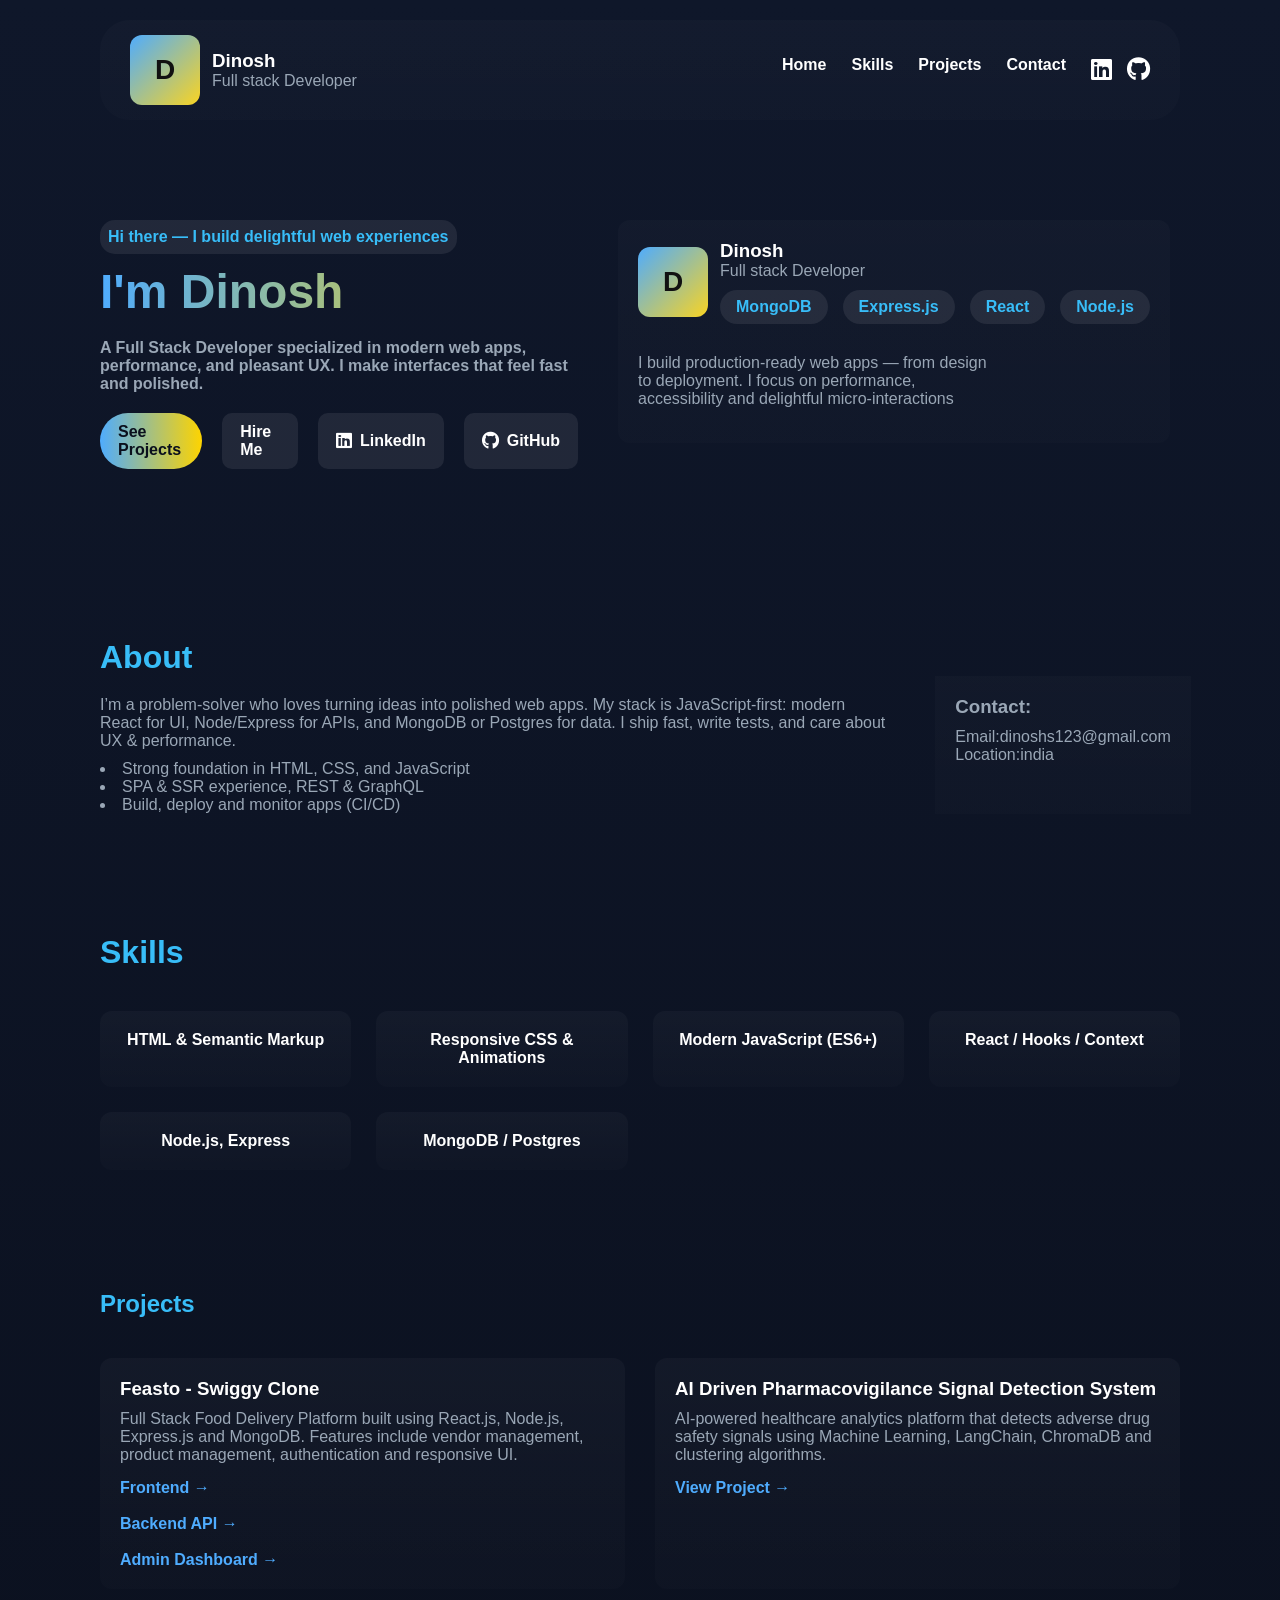
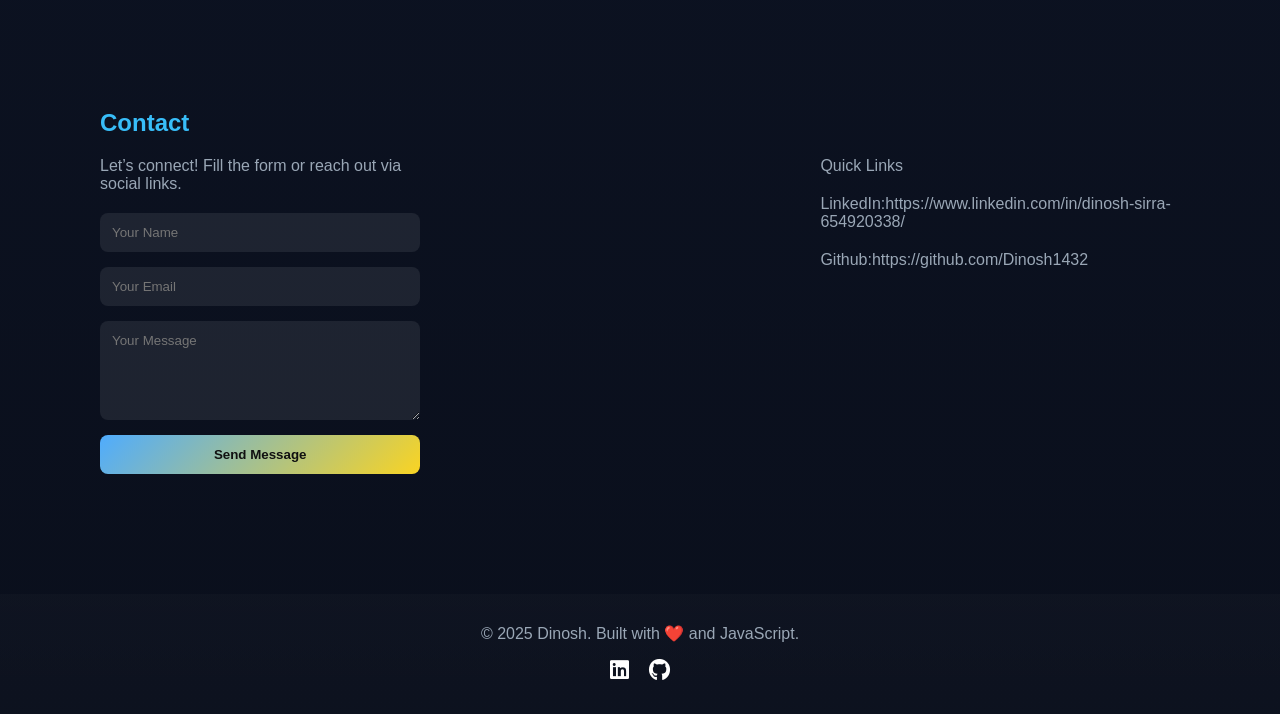
<file: index.html>
<!DOCTYPE html>
<html lang="en">
<head>
  <meta charset="UTF-8" />
  <meta name="viewport" content="width=device-width, initial-scale=1.0" />
  <link rel="stylesheet" href="style.css" />
  <link rel="stylesheet" href="https://cdnjs.cloudflare.com/ajax/libs/font-awesome/6.5.0/css/all.min.css">

  <title>Navbar Example</title>
</head>
<body>
  <header class="header-section">

    <!-- Profile on the right -->
     <div class="profile-container">
      <div class="profile-logo">
        <p >D</p>
      </div>
      <div>
      <h3>Dinosh</h3>
      <p style="color: #9aa7b6;">Full stack Developer</p>
      </div>
    </div>
    <!-- Links on the left -->
    <div class="links-section">
      <a href="#home">Home</a>
      <a href="#skills">Skills</a>
      <a href="#projects">Projects</a>
      <a href="#contact">Contact</a>
      <div class="social-icons">
        <a href="https://www.linkedin.com/in/dinosh-sirra-654920338/" target="_blank">
        <i class="fab fa-linkedin"></i>
        </a>
        <a href="//github.com/Dinosh1432" target="_blank">
        <i class="fab fa-github"></i>
        </a>
      </div>
    </div>
  </header>
  <div class="intro-section">
    <div class="intro-1">
      <p class="intro-1-content">Hi there — I build delightful web experiences</p>
      <h1 id="animated-name"></h1>
      <p class="intro-1-content2">A Full Stack Developer specialized in modern web apps,<br> performance, and pleasant UX. I make interfaces that feel fast<br> and polished.</p>
      <div class="intro-links">
      <a href="#projects" style="background: linear-gradient(to right, #4facfe,#fed400); color:#0a0f1c;border-radius:100px">See Projects</a>
      <a href="#">Hire Me</a>
      <a href="https://www.linkedin.com/in/dinosh-sirra-654920338/" target="_blank">
        <i class="fab fa-linkedin"></i> LinkedIn
      </a>
      <a href="//github.com/Dinosh1432" target="_blank">
        <i class="fab fa-github"></i> GitHub
      </a>
    </div>
    </div>
    <div class="intro-2">
        <div class="profile-container">
        <div class="profile-logo">
        D
        </div>
        <div class="profile">
        <h3>Dinosh</h3>
        <p>Full stack Developer</p>
          <ul>
          <a>MongoDB</a>
          <a>Express.js</a>
          <a>React</a>
          <a>Node.js</a>  
          </ul>  
          </div>
        </div>
        <p class="intro-2-content">
          I build production-ready web apps — from design<br> to deployment. I focus on performance,<br> accessibility and delightful micro-interactions
        </p>
        <ul>
          
        </ul>
    </div>

  </div>

  <div class="about">
    <h1>About</h1>
    <div class="about-container">
      <div class="about-content">
        <p>I’m a problem-solver who loves turning ideas into polished web apps. My stack is JavaScript-first: modern <br>React for UI, Node/Express for APIs, and MongoDB or Postgres for data. I ship fast, write tests, and care about<br> UX & performance.</p>
          <ul style="margin-top:10px">
          <li>Strong foundation in HTML, CSS, and JavaScript</li>
          <li>SPA & SSR experience, REST & GraphQL</li>
          <li>Build, deploy and monitor apps (CI/CD)</li>
        </ul>
      </div>
      <div class="about-adress">
        <h3>Contact:</h3>
        <p>Email:dinoshs123@gmail.com</p>
        <p>Location:india</p>
      </div>

    </div>

  </div>

<section id="skills">

    <div class="section-title">Skills</div>
    <div class="grid skills-grid reveal">
    <div class="skill-box">HTML & Semantic Markup</div>
    <div class="skill-box">Responsive CSS & Animations</div>
    <div class="skill-box">Modern JavaScript (ES6+)</div>
    <div class="skill-box">React / Hooks / Context</div>
    <div class="skill-box">Node.js, Express</div>
    <div class="skill-box">MongoDB / Postgres</div>
    </div>
 
    
</section>


<!-- PROJECTS SECTION -->
<section id="projects" class="projects">
  <h1>Projects</h1>

  <div class="projects-grid">

    <!-- Feasto -->
    <div class="project-card">
      <h3>Feasto - Swiggy Clone</h3>

      <p>
        Full Stack Food Delivery Platform built using React.js,
        Node.js, Express.js and MongoDB. Features include vendor
        management, product management, authentication and
        responsive UI.
      </p>

      <div style="margin-top:15px;">
        <a href="https://github.com/Dinosh1432/Feasto_UI" target="_blank">
          Frontend →
        </a>
        <br><br>

        <a href="https://github.com/Dinosh1432/React_Backend" target="_blank">
          Backend API →
        </a>
        <br><br>

        <a href="https://github.com/Dinosh1432/React_backend_dashboard" target="_blank">
          Admin Dashboard →
        </a>
      </div>
    </div>

    <!-- Pharma Project -->
    <div class="project-card">
      <h3>AI Driven Pharmacovigilance Signal Detection System</h3>

      <p>
        AI-powered healthcare analytics platform that detects
        adverse drug safety signals using Machine Learning,
        LangChain, ChromaDB and clustering algorithms.
      </p>

      <div style="margin-top:15px;">
        <a href="https://github.com/Dinosh1432/TEAM-81" target="_blank">
          View Project →
        </a>
      </div>
    </div>

  </div>
</section>

<!-- CONTACT SECTION -->
 
<section id="contact" class="contact">
  <h1>Contact</h1>
  <div class="contact-container">
  <div>
  <p>Let’s connect! Fill the form or reach out via social links.</p>
  <form id="contactForm">
  <input
    type="text"
    name="name"
    placeholder="Your Name"
    required
  />

  <input
    type="email"
    name="email"
    placeholder="Your Email"
    required
  />

  <textarea
    name="message"
    rows="5"
    placeholder="Your Message"
    required
  ></textarea>

  <button type="submit">Send Message</button>
</form>
<div id="successMessage" class="success-message">
  ✅ Message Sent Successfully!
</div>
<script>
document
  .getElementById("contactForm")
  .addEventListener("submit", async function (e) {
    e.preventDefault();

    const formData = {
      name: this.name.value,
      email: this.email.value,
      message: this.message.value,
    };

    const response = await fetch(
      "https://backend-portfolio-1-s7fj.onrender.com/send-mail",
      {
        method: "POST",
        headers: {
          "Content-Type": "application/json",
        },
        body: JSON.stringify(formData),
      }
    );

    const data = await response.json();

    if (data.success) {
     const successMsg = document.getElementById("successMessage");

successMsg.classList.add("show");

setTimeout(() => {
  successMsg.classList.remove("show");
}, 3000);

this.reset();
    } else {
      alert("Failed to send message");
    }
  });
</script>
  </div>
  <div>
    <p>Quick Links</p>
    <p>LinkedIn:https://www.linkedin.com/in/dinosh-sirra-654920338/</p>
    <p>Github:https://github.com/Dinosh1432</p>
  </div>
  </div>

</section>

<!-- FOOTER -->
<footer class="footer">
  <p>© 2025 Dinosh. Built with ❤️ and JavaScript.</p>
  <div class="footer-icons">
    <a href="https://www.linkedin.com/in/yourusername" target="_blank"><i class="fab fa-linkedin"></i></a>
    <a href="https://github.com/yourusername" target="_blank"><i class="fab fa-github"></i></a>
  </div>
</footer>



<script src="index.js"></script>

</body>
</html>
</file>
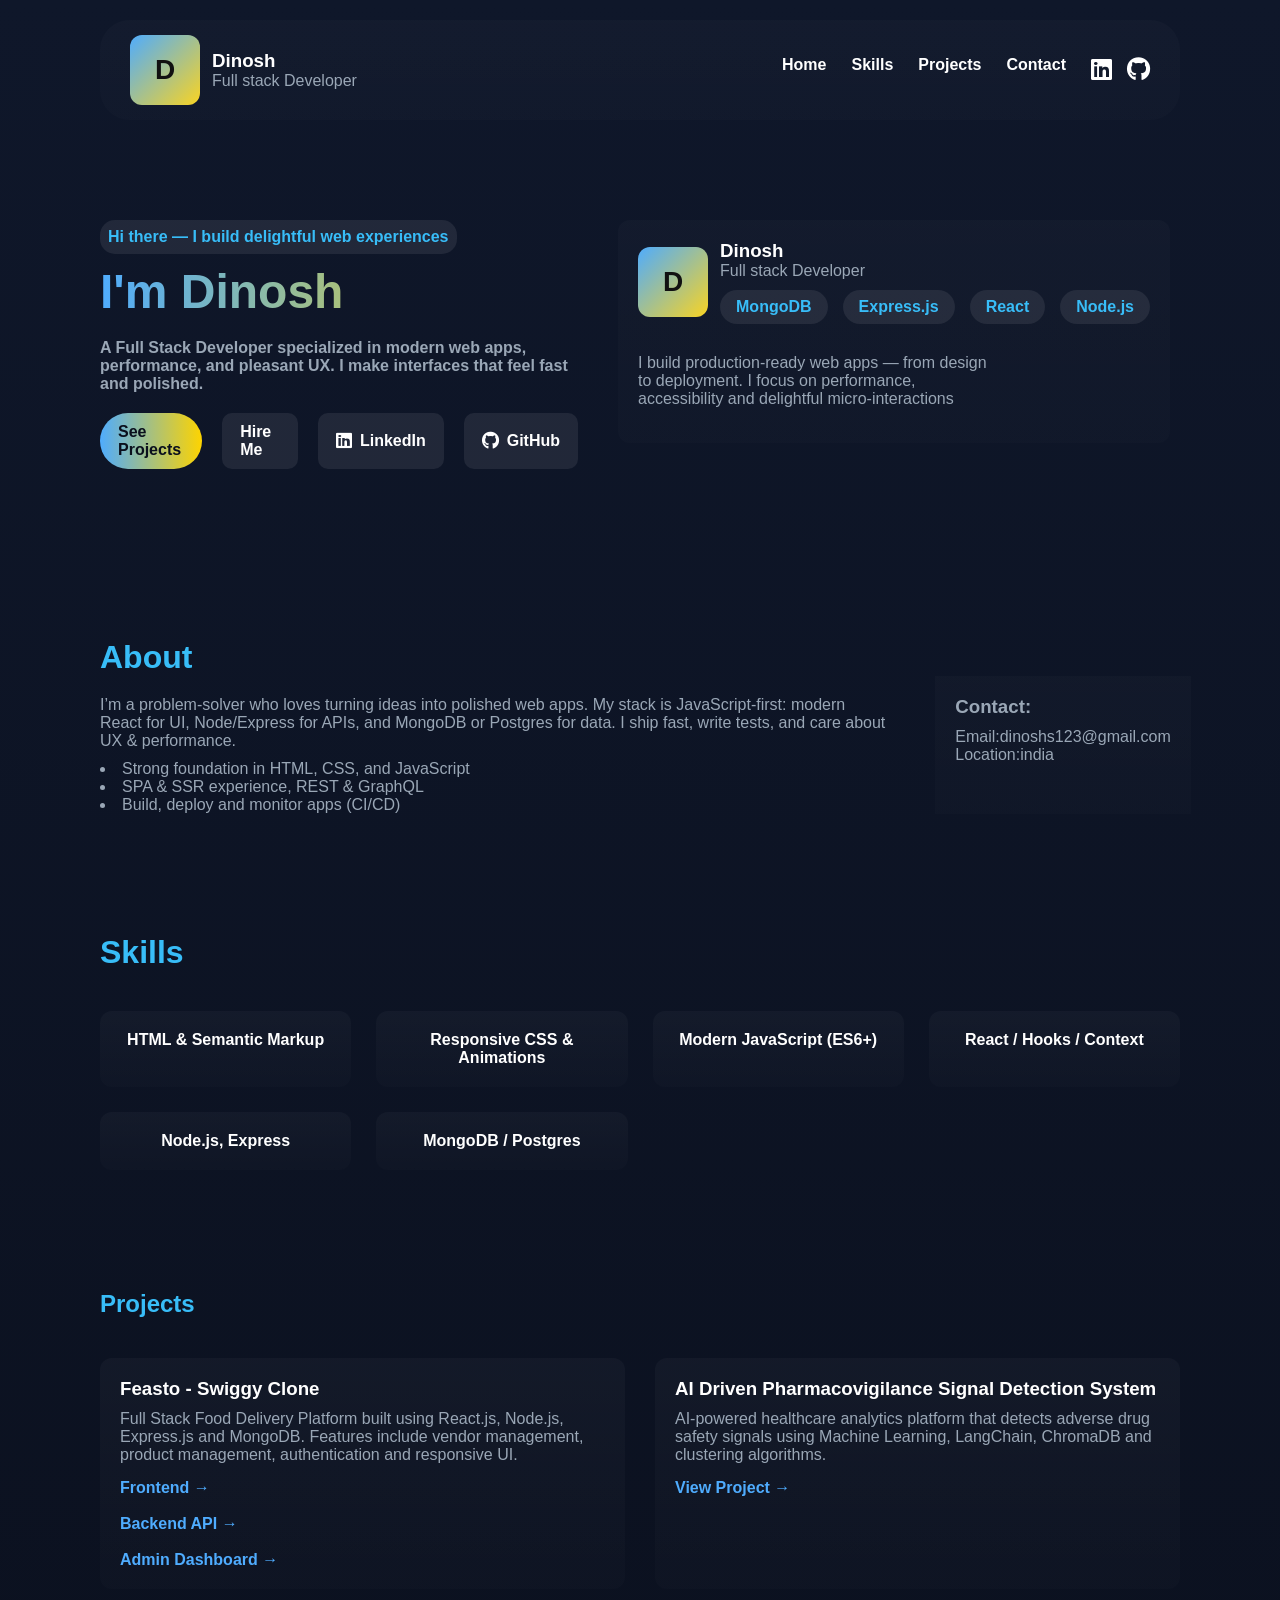
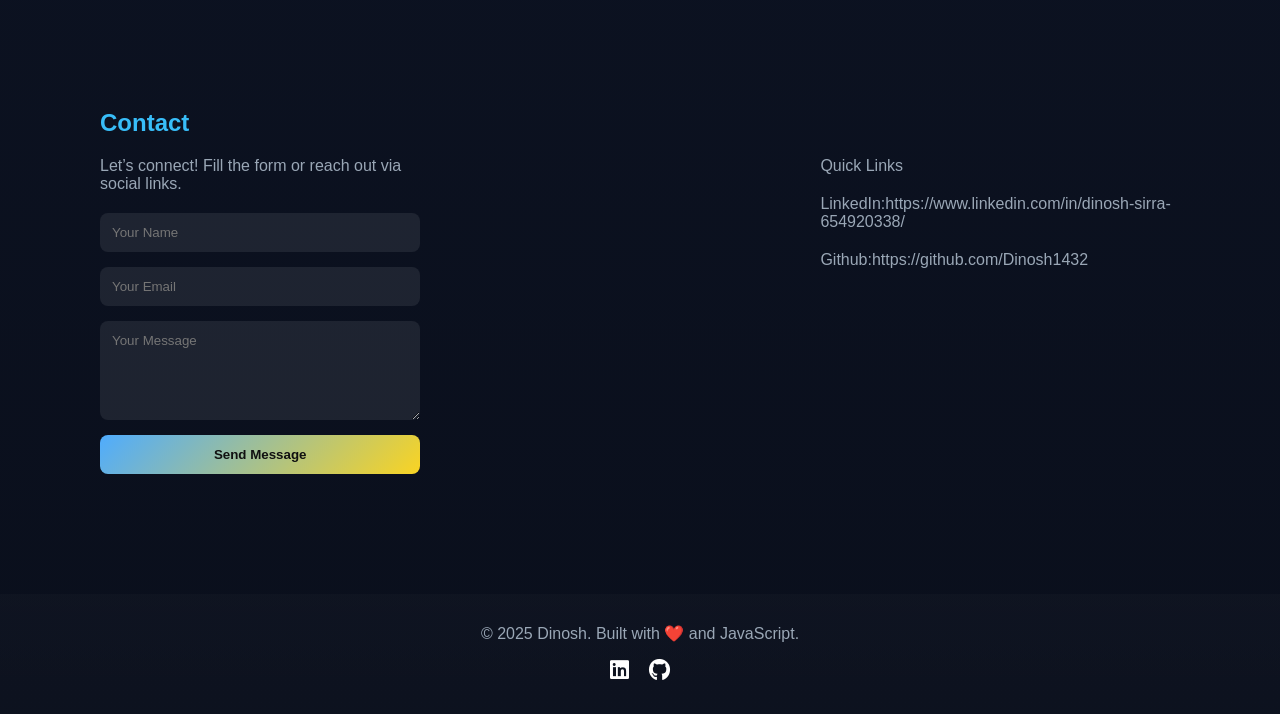
<file: index3.html>
<!DOCTYPE html>
<html lang="en">
<head>
  <meta charset="UTF-8" />
  <meta name="viewport" content="width=device-width, initial-scale=1.0" />
  <link rel="stylesheet" href="style.css" />
  <link rel="stylesheet" href="https://cdnjs.cloudflare.com/ajax/libs/font-awesome/6.5.0/css/all.min.css">

  <title>Navbar Example</title>
</head>
<body>
  <header class="header-section">

    <!-- Profile on the right -->
     <div class="profile-container">
      <div class="profile-logo">
        <p >D</p>
      </div>
      <div>
      <h3>Dinosh</h3>
      <p style="color: #9aa7b6;">Full stack Developer</p>
      </div>
    </div>
    <!-- Links on the left -->
    <div class="links-section">
      <a href="#home">Home</a>
      <a href="#skills">Skills</a>
      <a href="#projects">Projects</a>
      <a href="#contact">Contact</a>
      <div class="social-icons">
        <a href="https://www.linkedin.com/in/dinosh-sirra-654920338/" target="_blank">
        <i class="fab fa-linkedin"></i>
        </a>
        <a href="//github.com/Dinosh1432" target="_blank">
        <i class="fab fa-github"></i>
        </a>
      </div>
    </div>
  </header>
  <div class="intro-section">
    <div class="intro-1">
      <p class="intro-1-content">Hi there — I build delightful web experiences</p>
      <h1 id="animated-name"></h1>
      <p class="intro-1-content2">A Full Stack Developer specialized in modern web apps,<br> performance, and pleasant UX. I make interfaces that feel fast<br> and polished.</p>
      <div class="intro-links">
      <a href="#projects" style="background: linear-gradient(to right, #4facfe,#fed400); color:#0a0f1c;border-radius:100px">See Projects</a>
      <a href="#">Hire Me</a>
      <a href="https://www.linkedin.com/in/yourusername" target="_blank">
        <i class="fab fa-linkedin"></i> LinkedIn
      </a>
      <a href="https://github.com/yourusername" target="_blank">
        <i class="fab fa-github"></i> GitHub
      </a>
    </div>
    </div>
    <div class="intro-2">
        <div class="profile-container">
        <div class="profile-logo">
        D
        </div>
        <div class="profile">
        <h3>Dinosh</h3>
        <p>Full stack Developer</p>
          <ul>
          <a>MongoDB</a>
          <a>Express.js</a>
          <a>React</a>
          <a>Node.js</a>  
          </ul>  
          </div>
        </div>
        <p class="intro-2-content">
          I build production-ready web apps — from design<br> to deployment. I focus on performance,<br> accessibility and delightful micro-interactions
        </p>
        <ul>
          
        </ul>
    </div>

  </div>

  <div class="about">
    <h1>About</h1>
    <div class="about-container">
      <div class="about-content">
        <p>I’m a problem-solver who loves turning ideas into polished web apps. My stack is JavaScript-first: modern <br>React for UI, Node/Express for APIs, and MongoDB or Postgres for data. I ship fast, write tests, and care about<br> UX & performance.</p>
          <ul style="margin-top:10px">
          <li>Strong foundation in HTML, CSS, and JavaScript</li>
          <li>SPA & SSR experience, REST & GraphQL</li>
          <li>Build, deploy and monitor apps (CI/CD)</li>
        </ul>
      </div>
      <div class="about-adress">
        <h3>Contact:</h3>
        <p>Email:dinoshs123@gmail.com</p>
        <p>Location:india</p>
      </div>

    </div>

  </div>

<section id="skills">

    <div class="section-title">Skills</div>
    <div class="grid skills-grid reveal">
    <div class="skill-box">HTML & Semantic Markup</div>
    <div class="skill-box">Responsive CSS & Animations</div>
    <div class="skill-box">Modern JavaScript (ES6+)</div>
    <div class="skill-box">React / Hooks / Context</div>
    <div class="skill-box">Node.js, Express</div>
    <div class="skill-box">MongoDB / Postgres</div>
    </div>
 
    
</section>


<!-- PROJECTS SECTION -->
<section id="projects" class="projects">
  <h1>Projects</h1>

  <div class="projects-grid">

    <!-- Feasto -->
    <div class="project-card">
      <h3>Feasto - Swiggy Clone</h3>

      <p>
        Full Stack Food Delivery Platform built using React.js,
        Node.js, Express.js and MongoDB. Features include vendor
        management, product management, authentication and
        responsive UI.
      </p>

      <div style="margin-top:15px;">
        <a href="https://github.com/Dinosh1432/Feasto_UI" target="_blank">
          Frontend →
        </a>
        <br><br>

        <a href="https://github.com/Dinosh1432/React_Backend" target="_blank">
          Backend API →
        </a>
        <br><br>

        <a href="https://github.com/Dinosh1432/React_backend_dashboard" target="_blank">
          Admin Dashboard →
        </a>
      </div>
    </div>

    <!-- Pharma Project -->
    <div class="project-card">
      <h3>AI Driven Pharmacovigilance Signal Detection System</h3>

      <p>
        AI-powered healthcare analytics platform that detects
        adverse drug safety signals using Machine Learning,
        LangChain, ChromaDB and clustering algorithms.
      </p>

      <div style="margin-top:15px;">
        <a href="https://github.com/Dinosh1432/TEAM-81`" target="_blank">
          View Project →
        </a>
      </div>
    </div>

  </div>
</section>

<!-- CONTACT SECTION -->
 
<section id="contact" class="contact">
  <h1>Contact</h1>
  <div class="contact-container">
  <div>
  <p>Let’s connect! Fill the form or reach out via social links.</p>
  <form>
    <input type="text" placeholder="Your Name" required>
    <input type="email" placeholder="Your Email" required>
    <textarea rows="5" placeholder="Your Message" required></textarea>
    <button type="submit">Send Message</button>
  </form>
  </div>
  <div>
    <p>Quick Links</p>
    <p>LinkedIn:https://www.linkedin.com/in/dinosh-sirra-654920338/</p>
    <p>Github:https://github.com/Dinosh1432</p>
  </div>
  </div>

</section>

<!-- FOOTER -->
<footer class="footer">
  <p>© 2025 Dinosh. Built with ❤️ and JavaScript.</p>
  <div class="footer-icons">
    <a href="https://www.linkedin.com/in/yourusername" target="_blank"><i class="fab fa-linkedin"></i></a>
    <a href="https://github.com/yourusername" target="_blank"><i class="fab fa-github"></i></a>
  </div>
</footer>



<script src="index.js"></script>

</body>
</html>
</file>
<file: style.css>
* {
    margin: 0;
    padding: 0;
    box-sizing: border-box;
    font-family: 'Poppins', sans-serif;
}
body {
  background: linear-gradient(180deg, #0f172a, #0a0f1c); 
  color: #fff;
  min-height: 100vh;
  margin: 0;
  font-family: 'Poppins', sans-serif;
}

.header-section {
    display: flex;
    justify-content: space-between; /* left = links, right = profile */
    align-items: center;
    padding: 15px 30px;
    color: #fff;
    margin-left:100px;
    margin-right:100px;
    margin-top:20px;
    margin-bottom:10px;
    background:linear-gradient(180deg, rgba(255,255,255,0.02), rgba(255,255,255,0.01));
    border-radius: 30px;
}


.links-section {
    display: flex;
    justify-content: space-between; /* distribute links evenly */
    gap: 25px; /* space between links */
}

.links-section a {
    text-decoration: none;
    color: white;
    font-weight: 600;
    transition:color 0.3s ease;

}

.links-section a:hover {
    color: #ff9800;
}

.social-icons {
    display: flex;
    gap: 15px;
}

.social-icons a {
    color: white;         
    font-size: 24px;        
    transition: color 0.3s ease;
}

.social-icons a:hover {
    color: #ff9800;         /* hover color */
}


.profile-container {
    display: flex;
    align-items: center;   /* vertically center logo + text */
    gap: 12px;             /* small space between logo and text */
}

.profile-logo {
    width: 70px;
    height: 70px;
    font-size: 28px;
    font-weight: bold;
    color: #111;
    border-radius: 12px;
    background: linear-gradient(135deg, #4facfe, #f9d423);
    display: flex;              /* center D inside the box */
    align-items: center;
    justify-content: center;
}

.intro-section {
   margin-left:80px;
    margin-right:90px;
    margin-top:80px;
    margin-bottom:10px;
  display: flex;
  justify-content: space-between;
  align-items: flex-start;
    gap:40px;
  padding: 20px;
}

.intro-2-content{
    margin-top: 30px;

}

.intro-links{
    display:flex;
    gap:35px;
}

.intro-2{
background:linear-gradient(180deg, rgba(255,255,255,0.02), rgba(255,255,255,0.01));
  
  padding: 20px;        /* for inner spacing */
  border-radius: 12px;  /* optional */

}



.intro-2 ul {
    display: flex;
    gap: 15px;        /* space between tags */
    list-style: none; /* remove bullets */
    padding: 0;
    margin-top:10px;
}

.intro-2 ul a {
    display: inline-block;
    padding: 8px 16px;          /* controls pill size */
    background-color: rgba(255, 255, 255, 0.08);
    color: #38bdf8;
    border-radius: 999px;       /* makes it pill-shaped */
    font-weight:550;
    cursor: pointer;
    white-space: nowrap;        /* prevent breaking words */
    text-decoration: none;      /* remove underline */
    transition: background 0.3s ease;
}

.intro-2 ul a:hover {
    background-color: rgba(255, 255, 255, 0.15);
}

.intro-2 p{
color: #9aa7b6;
}

.view-work{
    background:linear-gradient(135deg, #4facfe, #f9d423);
}

.intro-2-content{
    margin-bottom:15px;
}

.intro-1-content{
     background-color: rgba(255, 255, 255, 0.08);
    color: #38bdf8;
    display:inline-block;
    padding:8px;
    border-radius: 15px;
    font-weight: 550;
}

.intro-1 h1 {
  font-size: 48px; /* adjust as needed */
  font-weight: 700;

  background: linear-gradient(to right, #4facfe,#fed400);
  -webkit-background-clip: text;
  -webkit-text-fill-color: transparent;
  background-clip: text; /* modern browsers */
  color: transparent;
  margin-top:10px;
}

.intro-1-content2{
 color: #9aa7b6;
 margin-top:20px;
 font-weight: 600;
}


.intro-links {
  display: flex;
  gap: 20px;
  margin-top: 20px;
}

.intro-links a {
  text-decoration: none;
  padding: 10px 18px;
  border-radius: 10px;
  font-weight: 600;
  color: white;
  background: rgba(255, 255, 255, 0.08);
  display: flex;
  align-items: center;
  gap: 8px; /* space between icon and text */

}


.intro-links a:hover {
  background: rgba(255, 255, 255, 0.15);
}

.intro-links i {
  font-size: 18px;
}
.about{
  margin-left:100px;
}
.about-container{
  display:flex;
  gap:50px;
}

.about ul li{
  list-style-position: inside;
}

.about h1{
  color: #38bdf8;
}

.about-content{
  color: #9aa7b6;
  margin-top:20px;
}

.about-adress{
  color: #9aa7b6;
  background:linear-gradient(180deg, rgba(255,255,255,0.02), rgba(255,255,255,0.01));
  padding:20px;
  
}

.about-adress h3{
  margin-bottom:10px;
}


.about{
  margin-top:150px;
}

/* ===== SKILLS SECTION ===== */
#skills {
  margin: 120px 100px;
}

.section-title {
  font-size: 32px;
  font-weight: 700;
  color: #38bdf8;
  margin-bottom: 40px;
}

.skills-grid {
  display: grid;
  grid-template-columns: repeat(auto-fit, minmax(220px, 1fr));
  gap: 25px;
}

.skill-box {
  background: linear-gradient(180deg, rgba(255,255,255,0.03), rgba(255,255,255,0.01));
  padding: 20px;
  border-radius: 12px;
  color: #fff;
  font-weight: 600;
  text-align: center;
  transition: transform 0.3s ease, background 0.3s ease;
}

.skill-box:hover {
  transform: translateY(-8px);
  background: linear-gradient(135deg, #4facfe, #f9d423);
  color: #111;
}

/* ===== PROJECTS SECTION ===== */
.projects {
  margin: 120px 100px;
}

.projects h1 {
  color: #38bdf8;
  margin-bottom: 40px;
}

.projects-grid {
  display: grid;
  grid-template-columns: repeat(auto-fit, minmax(280px, 1fr));
  gap: 30px;
}

.project-card {
  background: linear-gradient(180deg, rgba(255,255,255,0.03), rgba(255,255,255,0.01));
  padding: 20px;
  border-radius: 12px;
  transition: transform 0.3s ease, background 0.3s ease;
}

.project-card h3 {
  color: #fff;
  margin-bottom: 10px;
}

.project-card p {
  color: #9aa7b6;
  margin-bottom: 15px;
}

.project-card a {
  color: #4facfe;
  font-weight: 600;
  text-decoration: none;
}

.project-card:hover {
  transform: translateY(-12px);
  box-shadow: 0 15px 35px rgba(79,172,254,0.25);
  border-color: rgba(79,172,254,0.4);
}




/* ===== CONTACT SECTION ===== */
.contact {
  margin: 120px 100px;
  
}
.contact-container{
  display:flex;
  gap:400px
}
.contact h1 {
  color: #38bdf8;
  margin-bottom: 20px;
}

.contact p {
  color: #9aa7b6;
  margin-bottom: 20px;
}

.contact form {
  display: flex;
  flex-direction: column;
  gap: 15px;
  max-width: 500px;
}

.contact input,
.contact textarea {
  padding: 12px;
  border-radius: 8px;
  border: none;
  outline: none;
  background: rgba(255, 255, 255, 0.08);
  color: white;
}

.contact button {
  padding: 12px;
  border: none;
  border-radius: 8px;
  font-weight: 600;
  background: linear-gradient(135deg, #4facfe, #f9d423);
  color: #111;
  cursor: pointer;
  transition: transform 0.2s ease;
}

.contact button:hover {
  transform: scale(1.05);
}

/* ===== FOOTER ===== */
.footer {
  margin-top: 120px;
  padding: 30px;
  text-align: center;
  background: linear-gradient(180deg, rgba(255,255,255,0.02), rgba(255,255,255,0.01));
}

.footer p {
  color: #9aa7b6;
  margin-bottom: 15px;
}

.footer-icons {
  display: flex;
  justify-content: center;
  gap: 20px;
}

.footer-icons a {
  color: white;
  font-size: 22px;
  transition: color 0.3s ease;
}

.footer-icons a:hover {
  color: #ff9800;
}

/* =======Sucess Message for Form==========*/
.success-message {
  position: fixed;
  top: 20px;
  right: 20px;
  background: #10b981;
  color: white;
  padding: 15px 25px;
  border-radius: 10px;
  font-weight: 600;
  box-shadow: 0 10px 25px rgba(0,0,0,0.2);
  transform: translateX(150%);
  transition: 0.4s ease;
  z-index: 1000;
}

.success-message.show {
  transform: translateX(0);
}
</file>
